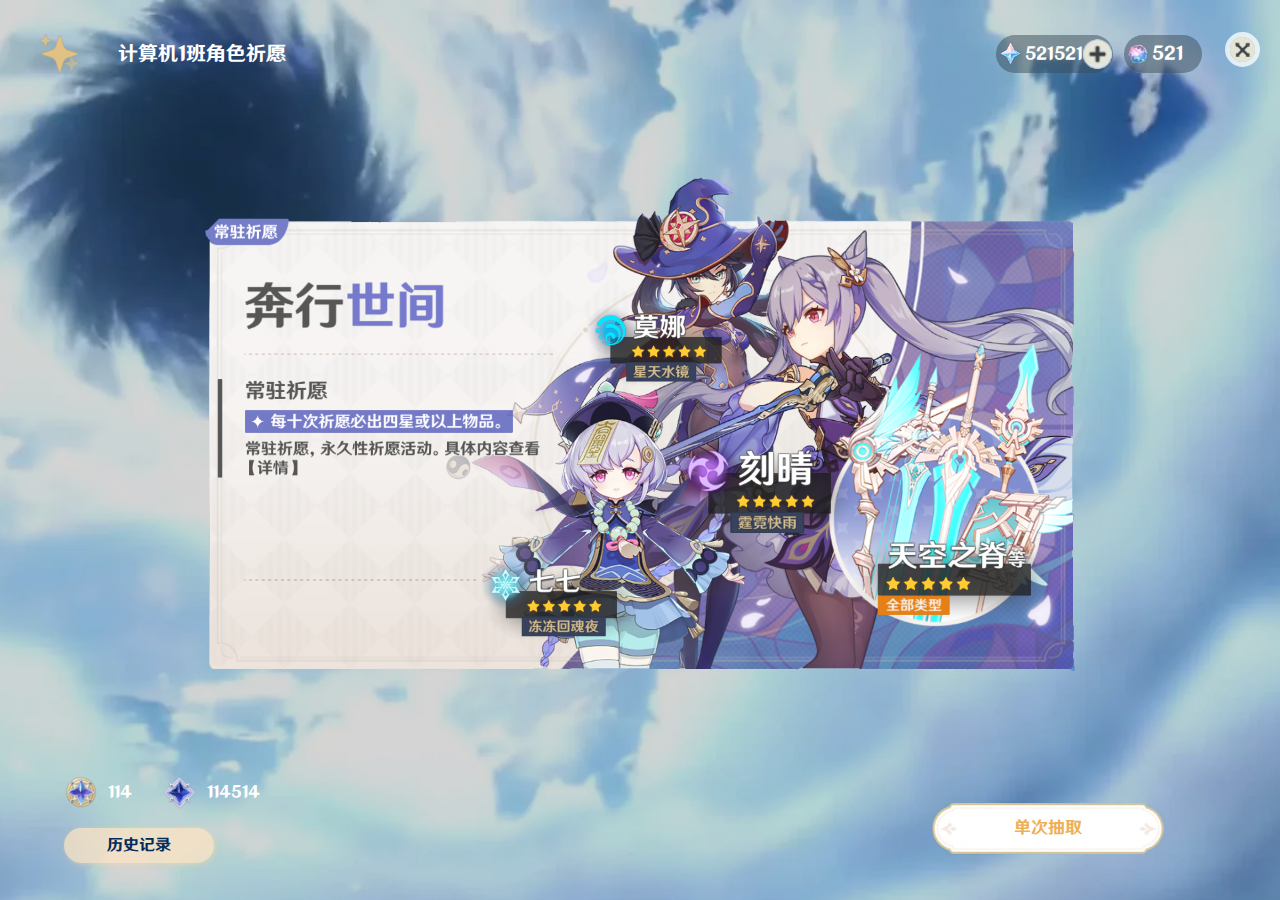
<file: index.html>
<!DOCTYPE html>
<html lang="en">

<head>
    <meta charset="UTF-8">
    <meta name="viewport" content="width=device-width, initial-scale=1.0">
    <title>原神抽卡点名系统</title>
    <link rel="stylesheet" href="./css/index.css">
</head>


<body>
    <script src="./util/vue.global.js"></script>
    <script src="./js/config.js"></script>

    <div id="app">

        <div class="mainBox">
            <div class="header">
                <div class="header-left">
                    <div class="star"></div>
                    <span>计算机1班角色祈愿</span>
                </div>
                <div class="header-center">

                </div>
                <div class="header-right">
                    <div class="yuanshi">
                        <div class="yuanshi-left"></div>
                        <span class="yuanshi-num">521521</span>
                        <div class="yuanshi-add"></div>
                    </div>

                    <div class="jiuchan">
                        <div class="jiuchan-left"></div>
                        <span class="jiuchan-num">521</span>
                    </div>

                    <div class="close">
                        <div class="close-box"></div>
                    </div>



                </div>
            </div>
            <div class="center">
                <div class="center-left"></div>
                <div class="center-center"></div>
                <div class="center-right"></div>
            </div>
            <div class="footer">
                <div class="footer-left">
                    <div class="footer-left-top">
                        <div class="XHBox">


                            <div class="XHBoxSR">
                                <div class="xinghuiSR"></div>
                                <span>114</span>
                            </div>
                            <div class="XHBoxR">
                                <div class="xinghuiR"></div>
                                <span>114514</span>
                            </div>


                        </div>
                    </div>
                    <div class="footer-left-bottom">
                        <div class="history">
                            历史记录
                        </div>

                    </div>
                </div>
                <div class="footer-right">
                    <div class="chou" @click="handleDrew">
                        单次抽取
                    </div>
                </div>
            </div>
        </div>



        <div class="MyVideo" v-show="isShow">
			
            <video autoplay @ended="VideoEnd" :src=videosrc width="100%" ref="myVideo"></video>
			<!-- 非专业人员别动这个video标签！
				就算要动也请做好备份！
			-->
			


        </div>
        <!-- v-show="studentsBoxShow" -->
        <div class="studentsBox" v-show="studentsBoxShow" @click="toInit">
            <div class="nameBox">
                <p :class="nameClass" v-show="nameShow">{{thisName}}</p>
            </div>
        </div>
    </div>
 
    <script src="js/default.js"></script>
</body>

</html>
</file>
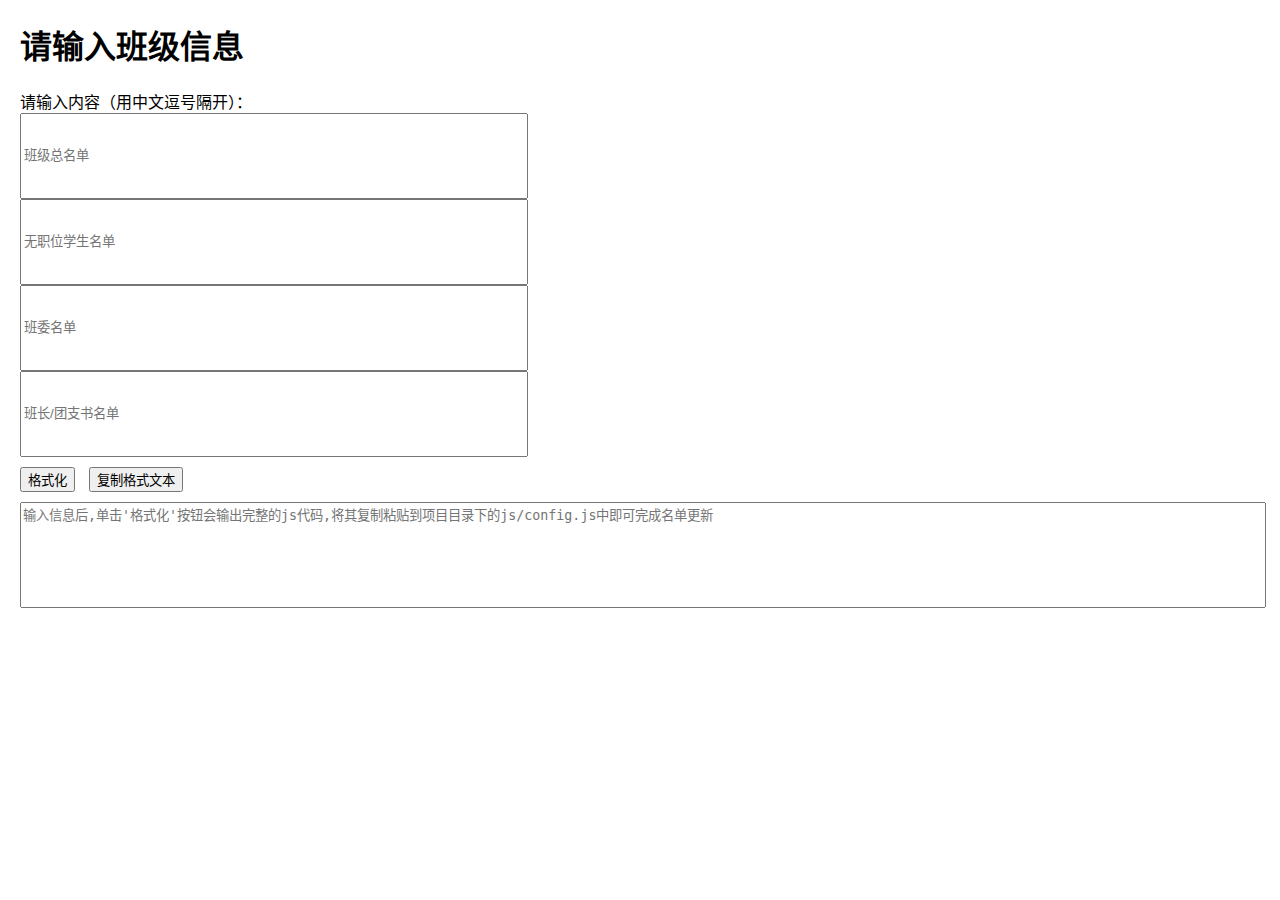
<file: 班级名称格式化.html>
<!DOCTYPE html>
<html lang="zh-CN">
<head>
  <meta charset="UTF-8">
  <meta name="viewport" content="width=device-width, initial-scale=1.0">
  <title>格式化输入</title>
  <style>
    body {
      font-family: Arial, sans-serif;
      margin: 20px;
    }
    textarea {
      width: 100%;
      height: 100px;
      margin-top: 10px;
      resize: none;
    }
    button {
      margin-top: 10px;
      margin-right: 10px;
    }
	input{
	  width: 500px;
	  height: 80px;
	}
  </style>
</head>
<body>
  <h1>请输入班级信息</h1>
  <label for="totalInput">请输入内容（用中文逗号隔开）：</label>
  <br />
  <input type="text" id="totalInput" placeholder="班级总名单" />
  <br />
  <input type="text" id="normalInput" placeholder="无职位学生名单" />
  <br />
  <input type="text" id="committeInput" placeholder="班委名单" />
  <br />
  <input type="text" id="monitorInput" placeholder="班长/团支书名单" />
  <div>
    <button id="formatButton">格式化</button>
    <button id="copyButton">复制格式文本</button>
  </div>
  <textarea
    id="output"
    readonly
    placeholder="输入信息后,单击'格式化'按钮会输出完整的js代码,将其复制粘贴到项目目录下的js/config.js中即可完成名单更新"
  ></textarea>
  <script>
    // 获取所有 input 输入框元素和按钮
    const totalInput = document.getElementById('totalInput');
    const normalInput = document.getElementById('normalInput');
    const committeInput = document.getElementById('committeInput');
    const monitorInput = document.getElementById('monitorInput');
    const formatButton = document.getElementById('formatButton');
    const copyButton = document.getElementById('copyButton');
    const outputField = document.getElementById('output');

    // 点击“格式化”按钮的事件
    formatButton.addEventListener('click', () => {
      // 获取每个输入框的值并去掉多余空格
      const totalList = totalInput.value.trim();
      const normalList = normalInput.value.trim();
      const committeList = committeInput.value.trim();
      const monitorList = monitorInput.value.trim();

      // 检查是否至少输入了一个名单
      if (!totalList && !normalList && !committeList && !monitorList) {
        alert('请输入至少一个名单内容！');
        return;
      }

      // 将各个列表按逗号分割，并去掉每项的多余空格
      const formattedTotal = totalList.split('，').map(item => item.trim()).join(',');
      const formattedNormal = normalList.split('，').map(item => item.trim()).join(',');
      const formattedCommitte = committeList.split('，').map(item => item.trim()).join(',');
      const formattedMonitor = monitorList.split('，').map(item => item.trim()).join(',');

      // 生成最终的输出文本
      const formattedOutput = `// 名字用 ,(英文的逗号) 分开
// all是全班名单，normal是无职位名单，committe是普通班委，monitor是班长/副班长和团支书
const all = '${formattedTotal}' //总表
const normal = '${formattedNormal}'//蓝色
const committe = '${formattedCommitte}' //紫色
const monitor = '${formattedMonitor}' //金色`;

      // 将结果显示在文本框中
      outputField.value = formattedOutput;
    });

    // 点击“复制格式文本”按钮的事件
    copyButton.addEventListener('click', () => {
      // 检查文本框中是否有内容
      if (!outputField.value) {
        alert('没有可复制的内容，请先格式化文本！');
        return;
      }

      // 将文本框内容复制到剪贴板
      navigator.clipboard.writeText(outputField.value)
        .then(() => {
          alert('复制成功！');
        })
        .catch(err => {
          console.error('复制失败：', err);
          alert('复制失败，请手动复制内容。');
        });
    });
  </script>
</body>
</html>
</file>
<file: css/index.css>
@font-face{
    font-family:'yuansShen' ;
    src: url('../util/optimized_zh_web.woff2');
}
* {
    margin: 0;
    padding: 0;
    font-family:'yuansShen' ;
}

#app {
    height: 100vh;
    width: 100vw;
    overflow: hidden;
    background: url('../util/img/chizi.webp') no-repeat center;
    background-size:cover ;
    position: relative;

}

.mainBox {
    height: 100vh;
    width: 100vw;
    overflow: hidden;
    background-color: rgba(0, 0, 0, 0.17);
}

.header {
    height: 12%;
    /* max-height: 200px; */
    /* background-color: antiquewhite; */
    overflow: hidden;
    display: flex;
    justify-content: center;
    align-items: center;
}

.header-left {

    display: flex;
    align-items: center;
    height: 100%;
    flex: 3;
}

.star {
    background: url('../util/img/brand.png') no-repeat center;
    background-size: contain;
    height: 40px;
    width: 50px;
    margin-left: 8%;
    margin-right: 8%;
}

.header-left span {
    color: rgb(255, 255, 255);
    font-size: 20px;
}

.header-center {
    background-color: rgb(0, 255, 128);
    flex: 4;
}


.header-right {
    /* background-color: rgb(149, 0, 255); */
    flex: 2;
    display: flex;
    height: 100%;
    justify-content: right;
    align-items: center;
}

.yuanshi {

    background-color: rgba(57, 75, 88, 0.501);
    display: flex;
    align-items: center;
    justify-content: space-between;
    flex: 3;
    height: 35%; 
    border-radius: 500px;

}
.yuanshi-left{
    height: 100%;
    flex: 1;
    background: url('../util/img/primogem.webp') no-repeat center;
    background-size: contain;

}

.yuanshi-num{
    flex: 2;
    color: white;

    font-size: 17px;
}
.yuanshi-add{
    height: 80%;
    flex: 1;
    background: url('../util/img/add.png') no-repeat center;
    background-size: contain;

}

.jiuchan {  
    margin-left: 4%;
    background-color: rgba(57, 75, 88, 0.501);
    display: flex;
    align-items: center;
    justify-content: space-between;
    height: 35%;
    border-radius: 500px;
    flex: 2;
}


.jiuchan-left{
    margin-left: 5%;
    margin-right: 5%;
    height: 90%;
    
    flex: 2;
    background: url('../util/img/intertwined-fate.webp') no-repeat center;
    background-size: contain;
}

.jiuchan-num{
    
    flex: 5;
    /* width: 60px; */
    color: white;

    font-size: 18px;
}

.close {
    height: 40%;
    /* background-color: rgb(0, 229, 23); */
    position: relative;
   
    flex: 2;
    cursor: pointer;
}
.close-box{

    position: absolute;
    left:30%;
    height:25px;
    width: 25px;
    border-radius: 200px;
   /* background-color: black; */
   border: 5px rgba(245, 250, 251, 0.827) solid;

}
.close-box:hover{


   border: 5px rgba(242, 233, 171, 0.827) solid;
    transform: scale(1.05);

}

.close-box::before{
    content: "";
    box-sizing: border-box;
    top: calc(50% - 12.5px);
    left: calc(50% - 12.5px);
    position: absolute;
    height:25px;
    width: 25px;
    background: url('../util/img/close.png') no-repeat center;
    background-size: contain;
    background-color:rgb(230,229,212) ;
    border-radius: 200px;
    border: 5px rgba(255, 255, 255, 0) solid;
} 

.center{
    height: 70%;
    width: 100vw;
    display: flex;
    /* background-color: rgb(35, 255, 255); */
}
.center-left{
    width: 16%;
    /* background-color: darkviolet; */
}
.center-center{
    width: 68%;
    /* background-color: blue; */
    background: url('../util/img/changzhuqiyuan.png') no-repeat center;
    background-size:contain ;
}
.center-right{
    width: 16%;
    /* background-color: crimson; */
}

.footer{
    /* padding-top: 20%; */
    margin-top: 2vh;
    height: 16%;

    display: flex;
    justify-content: space-between;

}   

.footer-left{
    margin-left:5% ;
    height: 100%;
    flex:1;

}

.footer-left-top{
    height: 50%;
}   
.XHBox{
    height: 100%;
    display: flex;
    align-items: center;
    /* justify-content: center; */
}


.XHBoxSR{
    display: flex;
    align-items: center;
    margin-right:30px ;
}
.xinghuiSR{
   

    width: 34px;
    height: 34px;
    background: url('../util/img/masterless-starglitter.webp') no-repeat center;
    background-size:contain ;

}

.XHBoxSR span{
    margin-left:10px ;
    color: white;
}


.XHBoxR{
    display: flex;
    align-items: center;
    margin-right:30px ;
}

.xinghuiR{
    width: 35px;
    height: 35px;
    background: url('../util/img/masterless-stardust.webp') no-repeat center;
    background-size:contain ;
}


.XHBoxR span{
    margin-left:10px ;
    color: white;
}




.footer-left-bottom{
    height: 50%;

}

.history{
    background-color: rgba(255, 228, 196, 0.721);
    height: 35px;
    width: 150px;
    color: rgb(3, 42, 91);
    line-height: 35px;
    text-align: center;
    border-radius: 300px;
    cursor: pointer;
    box-shadow: 1px 1px 5px rgba(255, 221, 148, 0.529);
}

.footer-right{
    height: 100%;
    flex: 1;
    /* background-color: blanchedalmond; */
    display: flex;
    align-items: center;
    padding-left:40% ;
}


.chou{
    text-align: center;
    line-height: 60px;
    height: 60px;
    width: 240px;
    background: url('../util/img/button.webp') no-repeat center; 
    background-size: contain;
    cursor: pointer;
    color: rgb(237, 176, 85);
    font-size: 17px;

}

.chou:hover{
    transform:scale(0.98) ;
    color: rgb(255, 154, 2);
}

.MyVideo{
    min-width: 1300px;
    width:100vw;
    height: 100.5vh;
    position: absolute;

    left: 0;
    top: 0;
    z-index: 1000;
}
.studentsBox{
    width:100vw;
    height: 100vh;
    position: absolute;
    top: 0;
    left: 0;
    background:url('../util/img/splash-background.webp') no-repeat center;
    background-size: cover;
    z-index: 1000;
}
.nameBox{
    position: absolute;
    height: 80%;
    width: 60%;
    top: calc(50% - 40vh);
    left: calc(50% - 30%); 
    background: url('../util/img/bg-catalyst.webp') no-repeat center;
    background-size: contain;
    display: flex;
    justify-content: center;
    align-items: center;
    /* background-color: black; */
}
.name{
    writing-mode: vertical-rl; /* 纵向从右到左 */  
    text-orientation: upright; /* 文字直立 */ 
    font-size: 60px;
    /* line-height: 4em; */
    word-spacing:10px;
    transition: all 1s;
    transform: scale(20);
}

.name.active{
    transition: all 1s;
    transform: scale(1);
}
</file>
